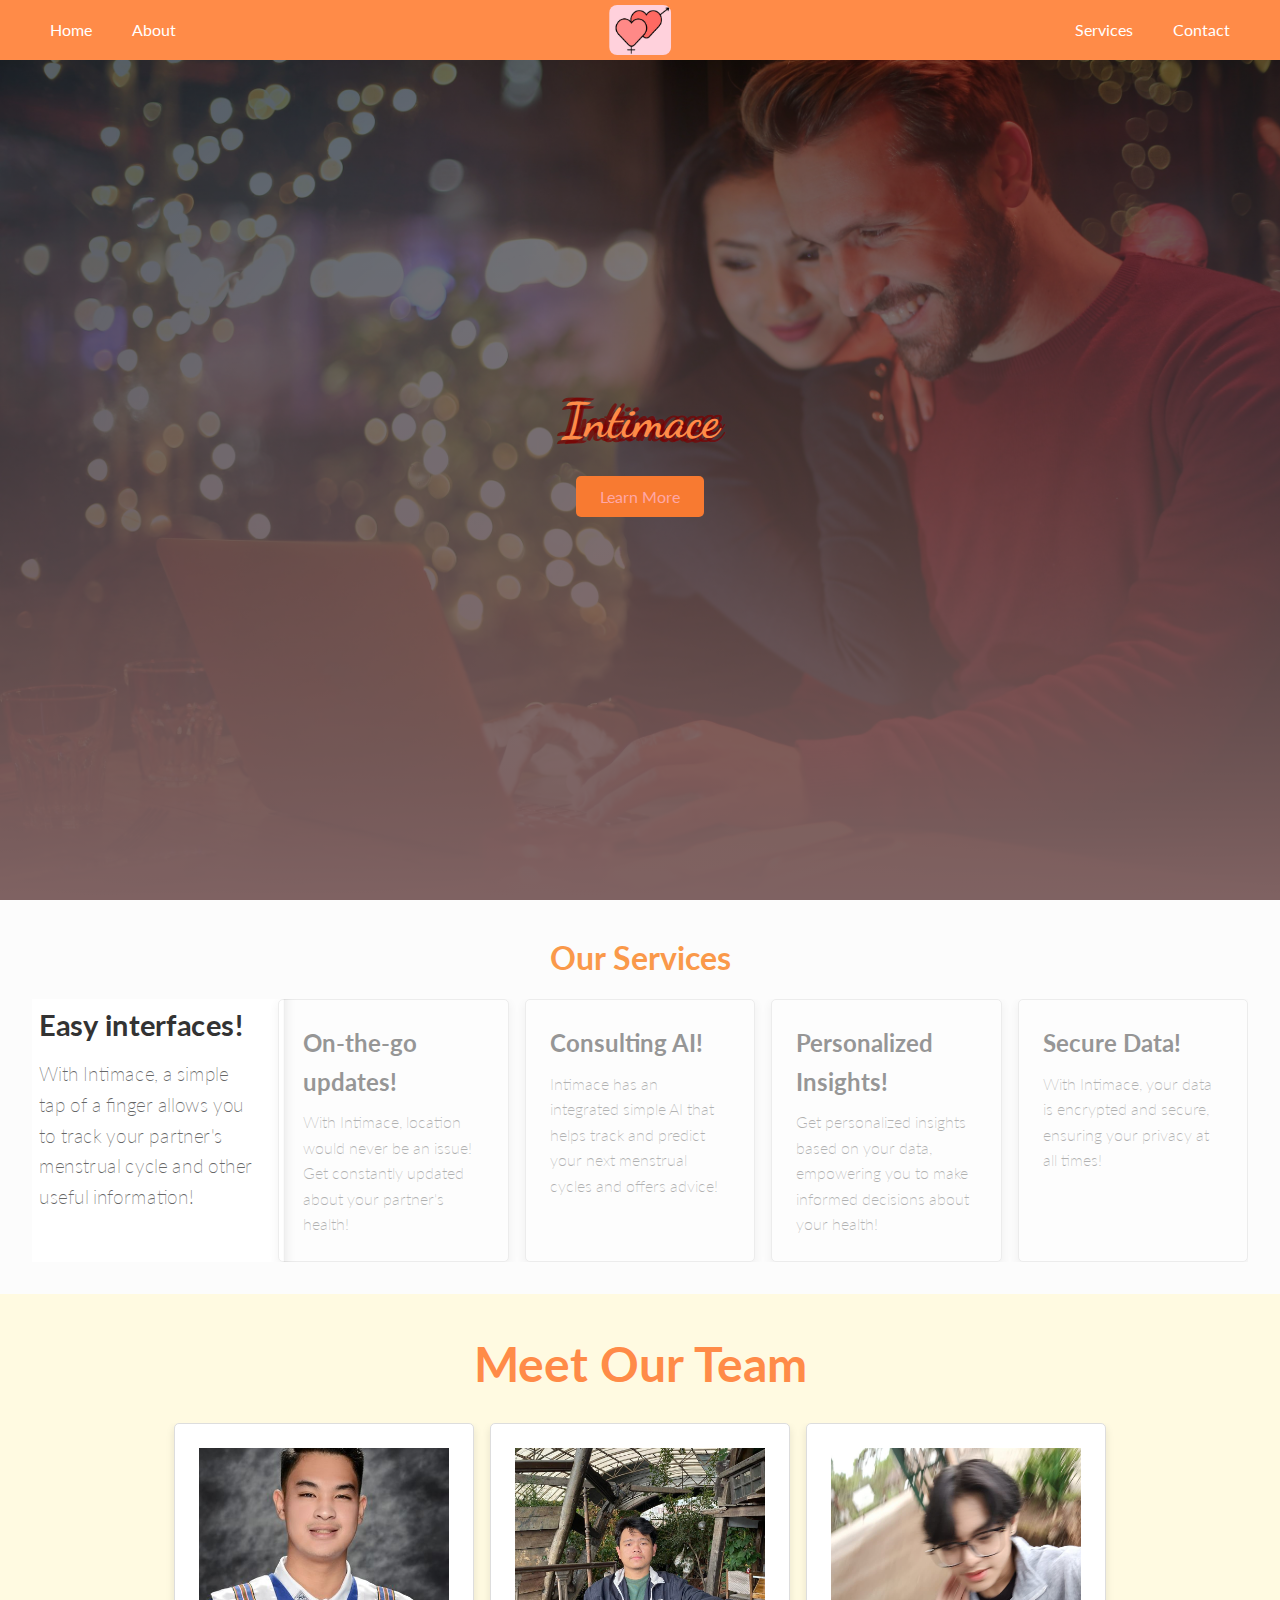
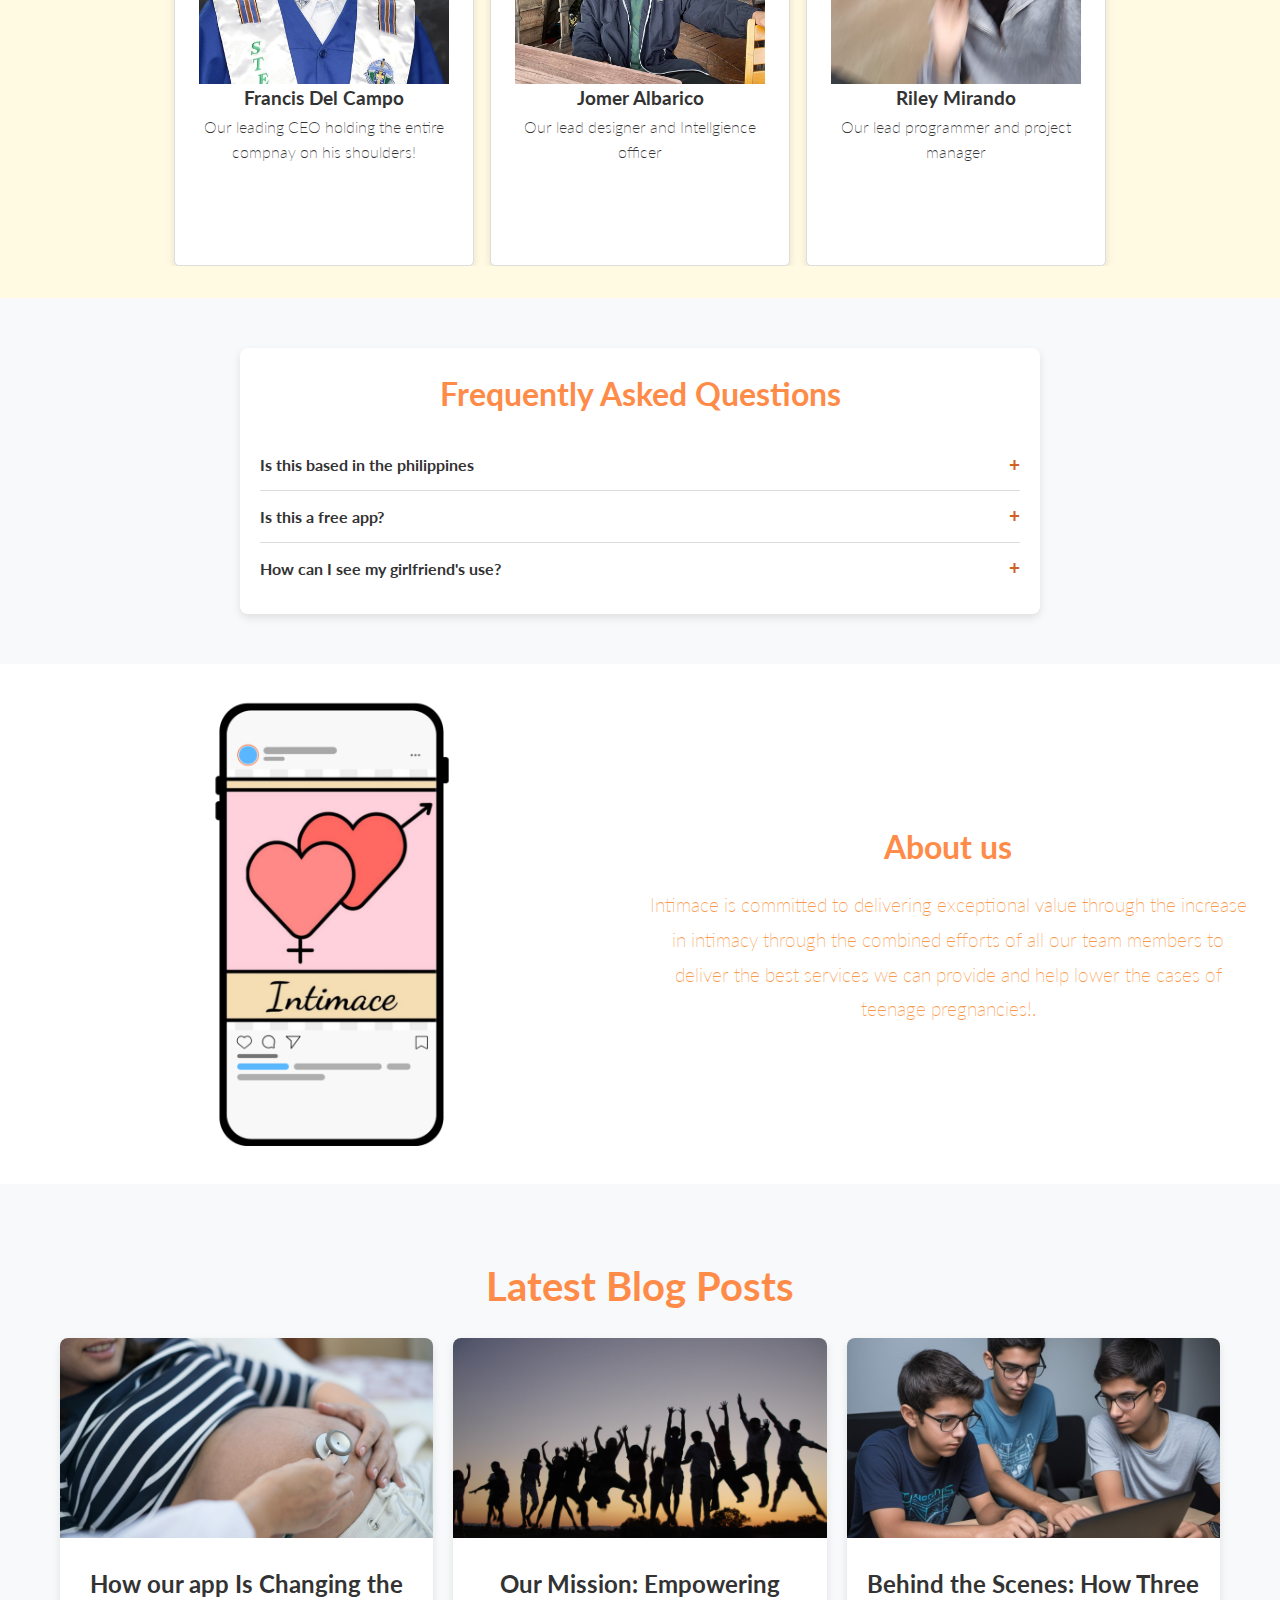
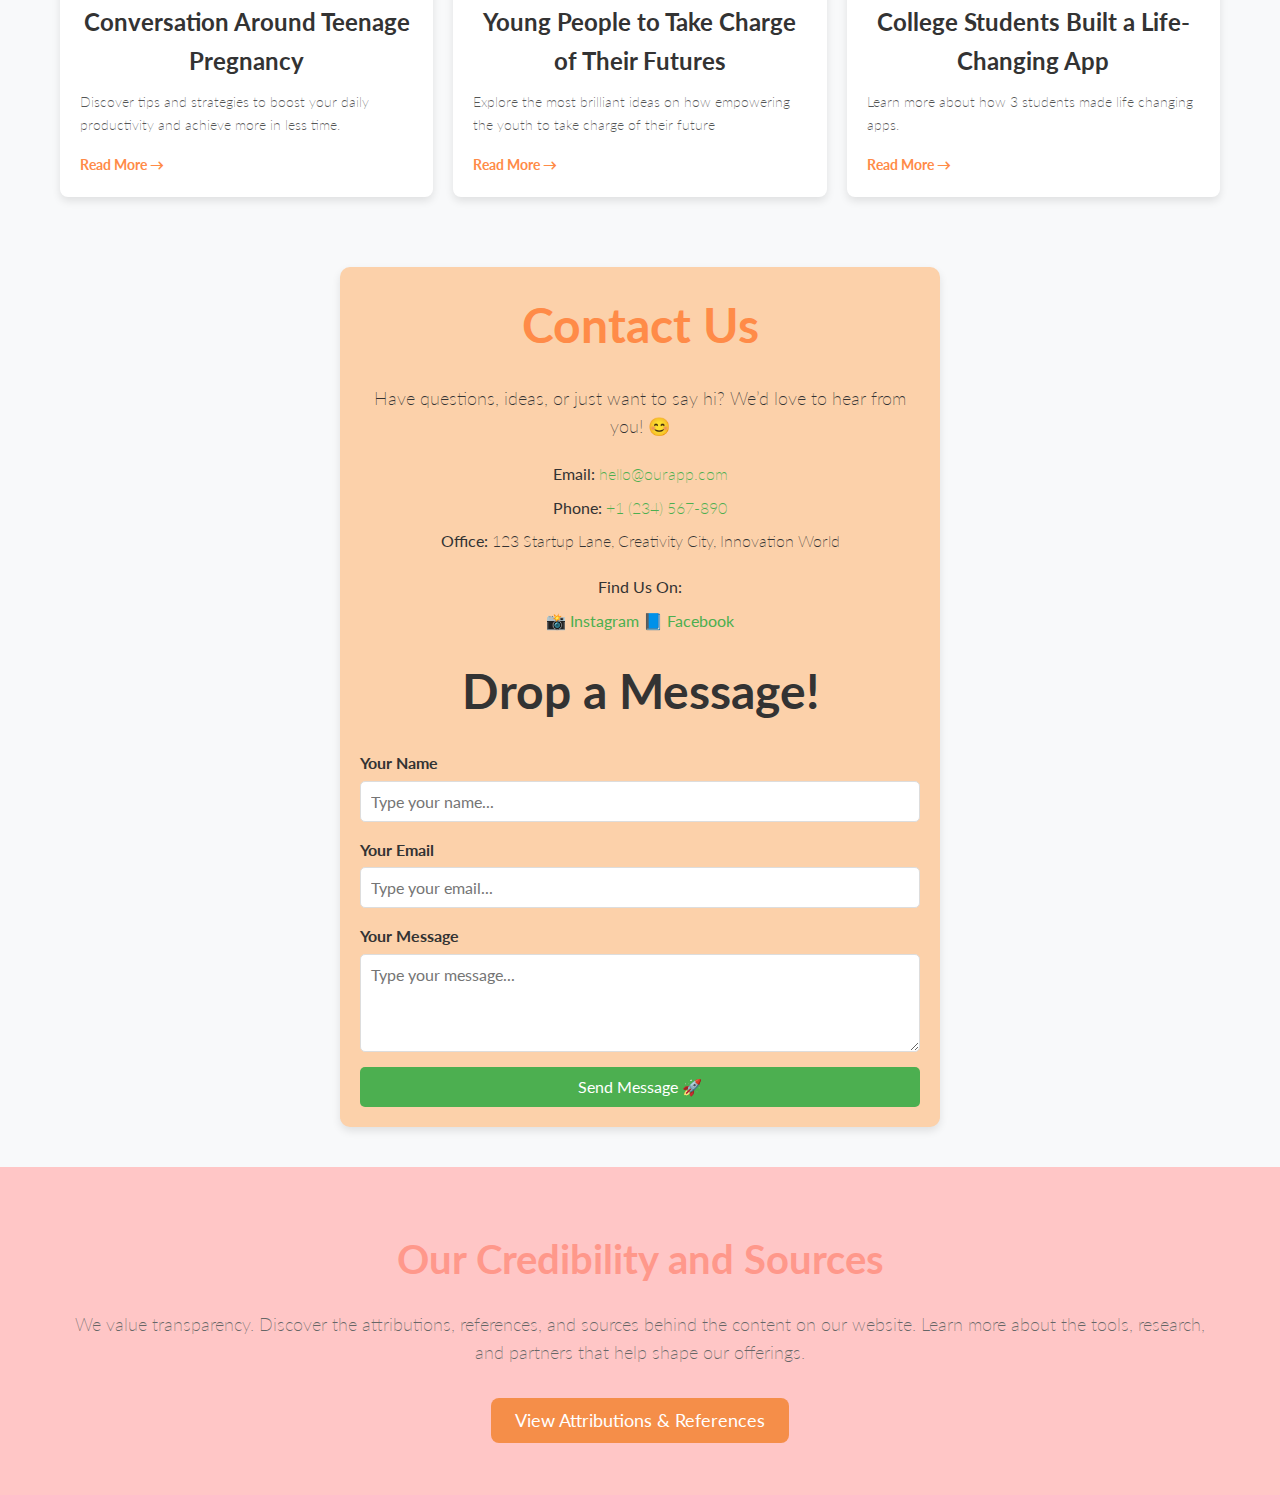
<file: index.html>
<!DOCTYPE html>
<html lang="en">
<head>
  <meta charset="UTF-8">
  <meta name="viewport" content="width=device-width, initial-scale=1.0">
  <title>Intimace</title>
  <link rel="stylesheet" href="style.css">
  <link href="https://fonts.googleapis.com/css2?family=Dancing+Script&display=swap" rel="stylesheet">
  <link href="https://fonts.googleapis.com/css2?family=Lato:wght@400;700&display=swap" rel="stylesheet">
</head>
<body>
  <nav class="navbar">
    <div>
    <ul class="nav-links">
      <li><a href="#home">Home</a></li>
      <li><a href="#about">About</a></li>
    </ul>
    </div>
    <img src="LogosBetter.PNG" alt="Logo" class="logo">
  <div>
    <ul class = "nav-links">
      <li><a href="#services">Services</a></li>
      <li><a href="#contact">Contact</a></li>
      </ul>
    </div>
  </nav>
  <header class="header">
    <div class="overlay">
      <h1>Intimace</h1>
      <button onclick="scrollToAbout()">Learn More</button>
    </div>
  </header>

  <main>
    <section class="services" id="services">
      <h2>Our Services</h2>
      <div class="service-cards">
        <div class="card active">
          <h3>Easy interfaces!</h3>
          <p>With Intimace, a simple tap of a finger allows you to track your partner's menstrual cycle and other useful information!</p>
        </div>
        <div class="card">
          <h3>On-the-go updates!</h3>
          <p>With Intimace, location would never be an issue! Get constantly updated about your partner's health!</p>
        </div>
        <div class="card">
          <h3>Consulting AI!</h3>
          <p>Intimace has an integrated simple AI that helps track and predict your next menstrual cycles and offers advice!</p>
        </div>
        <div class="card">
          <h3>Personalized Insights!</h3>
          <p>Get personalized insights based on your data, empowering you to make informed decisions about your health!</p>
        </div>
        <div class="card">
          <h3>Secure Data!</h3>
          <p>With Intimace, your data is encrypted and secure, ensuring your privacy at all times!</p>
        </div>
      </div>
    </section>
    <section class = "MeetTheTeam">
      <h2>Meet Our Team</h2>
      <div class="service-cards">
        <div class="cardTEA">
          <img src="Francis.jpg" alt="" class = "card-image">
          <h3>Francis Del Campo</h3>
          <p>Our leading CEO holding the entire compnay on his shoulders!</p>
        </div>
        <div class="cardTEA">
          <img src="JomerAlbarico.jpg" alt="" class = "card-image">
          <h3>Jomer Albarico</h3>
          <p>Our lead designer and Intellgience officer</p>
        </div>
        <div class="cardTEA">
          <img src="RileyM.jpg" alt="" class = "card-image">
          <h3>Riley Mirando</h3>
          <p>Our lead programmer and project manager</p>
        </div>
      </div>
      </section>
      <section>
        <div class="faq-container">
          <h1 class="faq-title">Frequently Asked Questions</h1>
          <div class="faq-item">
            <div class="faq-question">Is this based in the philippines</div>
            <div class="faq-answer">This is a software based on availability through the google app store for the entire globe.</div>
          </div>
          <div class="faq-item">
            <div class="faq-question">Is this a free app?</div>
            <div class="faq-answer">Yes, this is a free app.</div>
          </div>
          <div class="faq-item">
            <div class="faq-question">How can I see my girlfriend's use?</div>
            <div class="faq-answer">You can track your girlfriends schedule through the partner section</div>
          </div>
        </section>
        <section>
          <section>
            <div id = "about" class = "about ">
              <div style=" align-self: right;">
              <img src="PHone.png" alt = "">
              </div>
              <div class = "about-IT">
            <h2>About us</h2>
            <p>
              Intimace is committed to delivering exceptional value through the increase in intimacy through the combined efforts of all our team members to deliver the best services we can provide and help lower the cases of teenage pregnancies!.
            </p>
            </div>
            </div>
          </section>
          <div class="blog-container">
            <h1 class="blog-title">Latest Blog Posts</h1>
            <div class="blog-grid">
              <!-- Blog Card 1 -->
              <div class="blog-card">
                <img src="teen-pregnancies-header.jpg" alt="Blog Image">
                <div class="blog-content">
                  <h2 class="blog-title-small">How our app Is Changing the Conversation
                    Around Teenage Pregnancy</h2>
                  <p class="blog-description">Discover tips and strategies to boost your daily productivity and achieve more in less time.</p>
                  <a href="BlogPost1.html" class="read-more">Read More →</a>
                </div>
              </div>
              <!-- Blog Card 2 -->
              <div class="blog-card">
                <img src="gratitude.jpg" alt="Blog Image">
                <div class="blog-content">
                  <h2 class="blog-title-small">Our Mission: Empowering Young People to Take Charge of Their Futures</h2>
                  <p class="blog-description">Explore the most brilliant ideas on how empowering the youth to take charge of their future</p>
                  <a href="BlogPost2.html" class="read-more">Read More →</a>
                </div>
              </div>
              <!-- Blog Card 3 -->
              <div class="blog-card">
                <img src="42267f1e-81df-4141-b5eb-f46d05f74763.jpg" alt="Blog Image">
                <div class="blog-content">
                  <h2 class="blog-title-small">Behind the Scenes: How Three College Students Built a Life-Changing App</h2>
                  <p class="blog-description">Learn more about how 3 students made life changing apps.</p>
                  <a href="BlogPost3.html" class="read-more">Read More →</a>
                </div>
              </div>
            </div>
          </div>
        </section>
        <section id = "contact">
          <div class="contact-container">
            <h1>Contact Us</h1>
            <p class="intro-text">Have questions, ideas, or just want to say hi? We’d love to hear from you! 😊</p>
        
            <div class="contact-details">
              <p><strong>Email:</strong> <a href="mailto:hello@ourapp.com">hello@ourapp.com</a></p>
              <p><strong>Phone:</strong> <a href="tel:+1234567890">+1 (234) 567-890</a></p>
              <p><strong>Office:</strong> 123 Startup Lane, Creativity City, Innovation World</p>
            </div>
        
            <div class="social-links">
              <p><strong>Find Us On:</strong></p>
              <a href="" target="_blank">📸 Instagram</a>
              <a href="https://www.facebook.com/profile.php?id=61553783387547" target="_blank">📘 Facebook</a>
            </div>
        
            <form class="contact-form">
              <h2>Drop a Message!</h2>
              <label for="name">Your Name</label>
              <input type="text" id="name" name="name" placeholder="Type your name..." required>
        
              <label for="email">Your Email</label>
              <input type="email" id="email" name="email" placeholder="Type your email..." required>
        
              <label for="message">Your Message</label>
              <textarea id="message" name="message" rows="4" placeholder="Type your message..." required></textarea>
        
              <button type="submit">Send Message 🚀</button>
            </form>
        </section>
        <section id="attributions" class="landing-section">
          <div class="container">
            <h2>Our Credibility and Sources</h2>
            <p>We value transparency. Discover the attributions, references, and sources behind the content on our website. Learn more about the tools, research, and partners that help shape our offerings.</p>
            <a href="attributions.html" class="cta-button">View Attributions & References</a>
          </div>
        </section>
  </main>
  <script src = "script.js"></script>
</body>
</html>
</file>
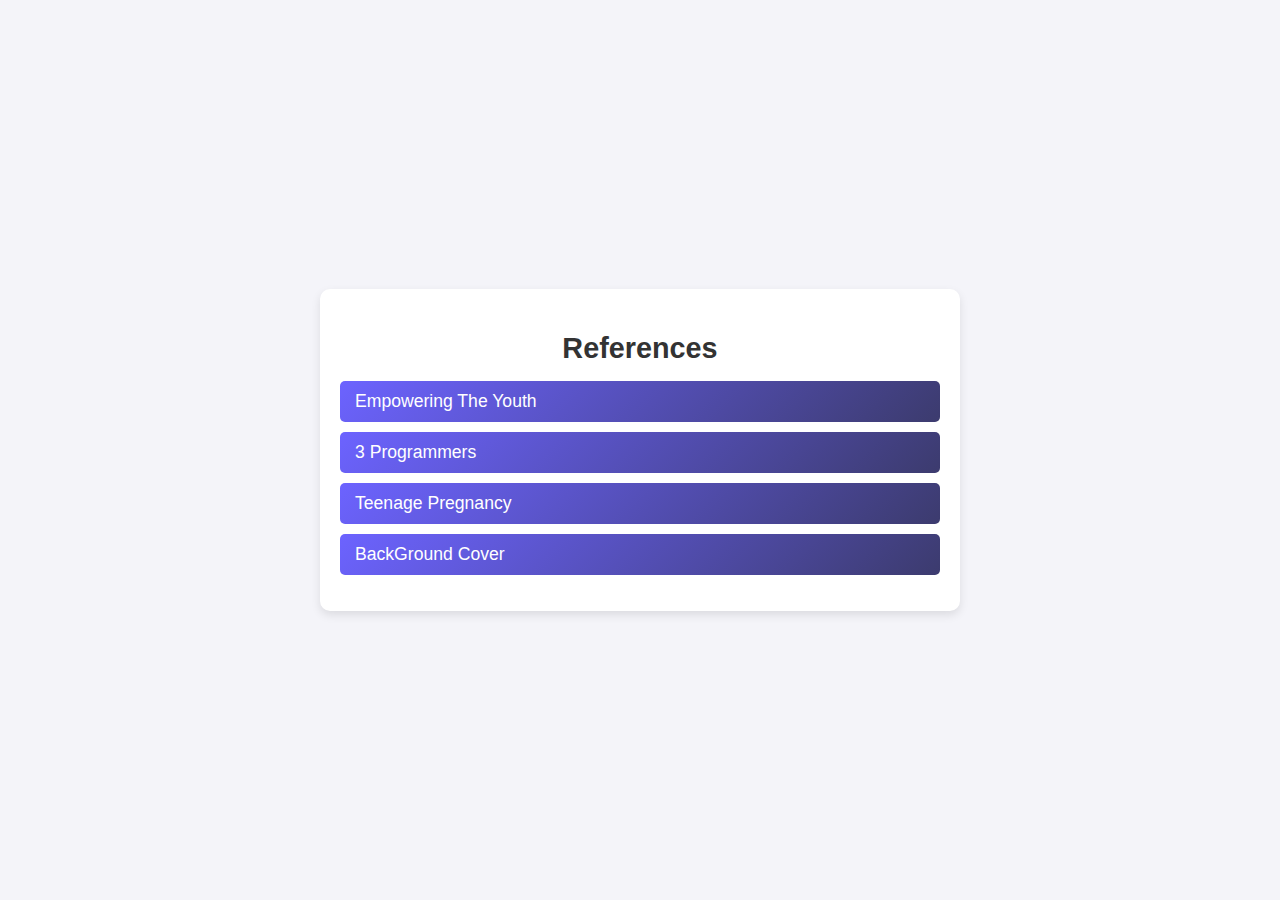
<file: attributions.html>
<!DOCTYPE html>
<html lang="en">
<head>
  <meta charset="UTF-8">
  <meta name="viewport" content="width=device-width, initial-scale=1.0">
  <title>References Section</title>
  <style>
    body {
      font-family: Arial, sans-serif;
      background-color: #f4f4f9;
      color: #333;
      margin: 0;
      padding: 0;
      display: flex;
      justify-content: center;
      align-items: center;
      height: 100vh;
    }

    .references-container {
      background: #fff;
      border-radius: 10px;
      box-shadow: 0 4px 10px rgba(0, 0, 0, 0.1);
      padding: 20px;
      max-width: 600px;
      width: 90%;
      overflow: hidden;
    }

    .references-container h2 {
      font-size: 1.8em;
      text-align: center;
      color: #333;
      margin-bottom: 15px;
      animation: fadeIn 1s ease-in-out;
    }

    .references-list {
      list-style: none;
      padding: 0;
    }

    .references-list li {
      background: linear-gradient(135deg, #6c63ff, #3c3b6e);
      color: #fff;
      padding: 10px 15px;
      margin: 10px 0;
      border-radius: 5px;
      font-size: 1.1em;
      cursor: pointer;
      transition: transform 0.3s ease, box-shadow 0.3s ease;
      animation: slideIn 0.5s ease-in-out forwards;
    }

    .references-list li:hover {
      transform: scale(1.05);
      box-shadow: 0 6px 15px rgba(0, 0, 0, 0.2);
    }

    /* Animations */
    @keyframes fadeIn {
      from {
        opacity: 0;
      }
      to {
        opacity: 1;
      }
    }

    @keyframes slideIn {
      from {
        transform: translateY(20px);
        opacity: 0;
      }
      to {
        transform: translateY(0);
        opacity: 1;
      }
    }

    footer {
      text-align: center;
      font-size: 0.9em;
      color: #aaa;
      margin-top: 10px;
    }

    footer a {
      color: #6c63ff;
      text-decoration: none;
    }

    footer a:hover {
      text-decoration: underline;
    }
  </style>
</head>
<body>
  <div class="references-container">
    <h2>References</h2>
    <ul class="references-list">
      <li><a href="https://www.voicesofyouth.org/blog/youth-empowerment-better-society" target="_blank" style="color: inherit; text-decoration: none;">Empowering The Youth</a></li>
      <li><a href="https://stablediffusionweb.com/image/6942942-young-programmers-weaving-a-successful-future-as-engineers" target="_blank" style="color: inherit; text-decoration: none;">3 Programmers</a></li>
      <li><a href="https://www.utsouthwestern.edu/newsroom/articles/year-2023/february-young-pregnant-adolescents.html" target="_blank" style="color: inherit; text-decoration: none;">Teenage Pregnancy</a></li>
      <li><a href="https://sacredair.com/media/" target="_blank" style="color: inherit; text-decoration: none;">BackGround Cover</a></li>
    </ul>
  </div>
</body>
</html>
</file>
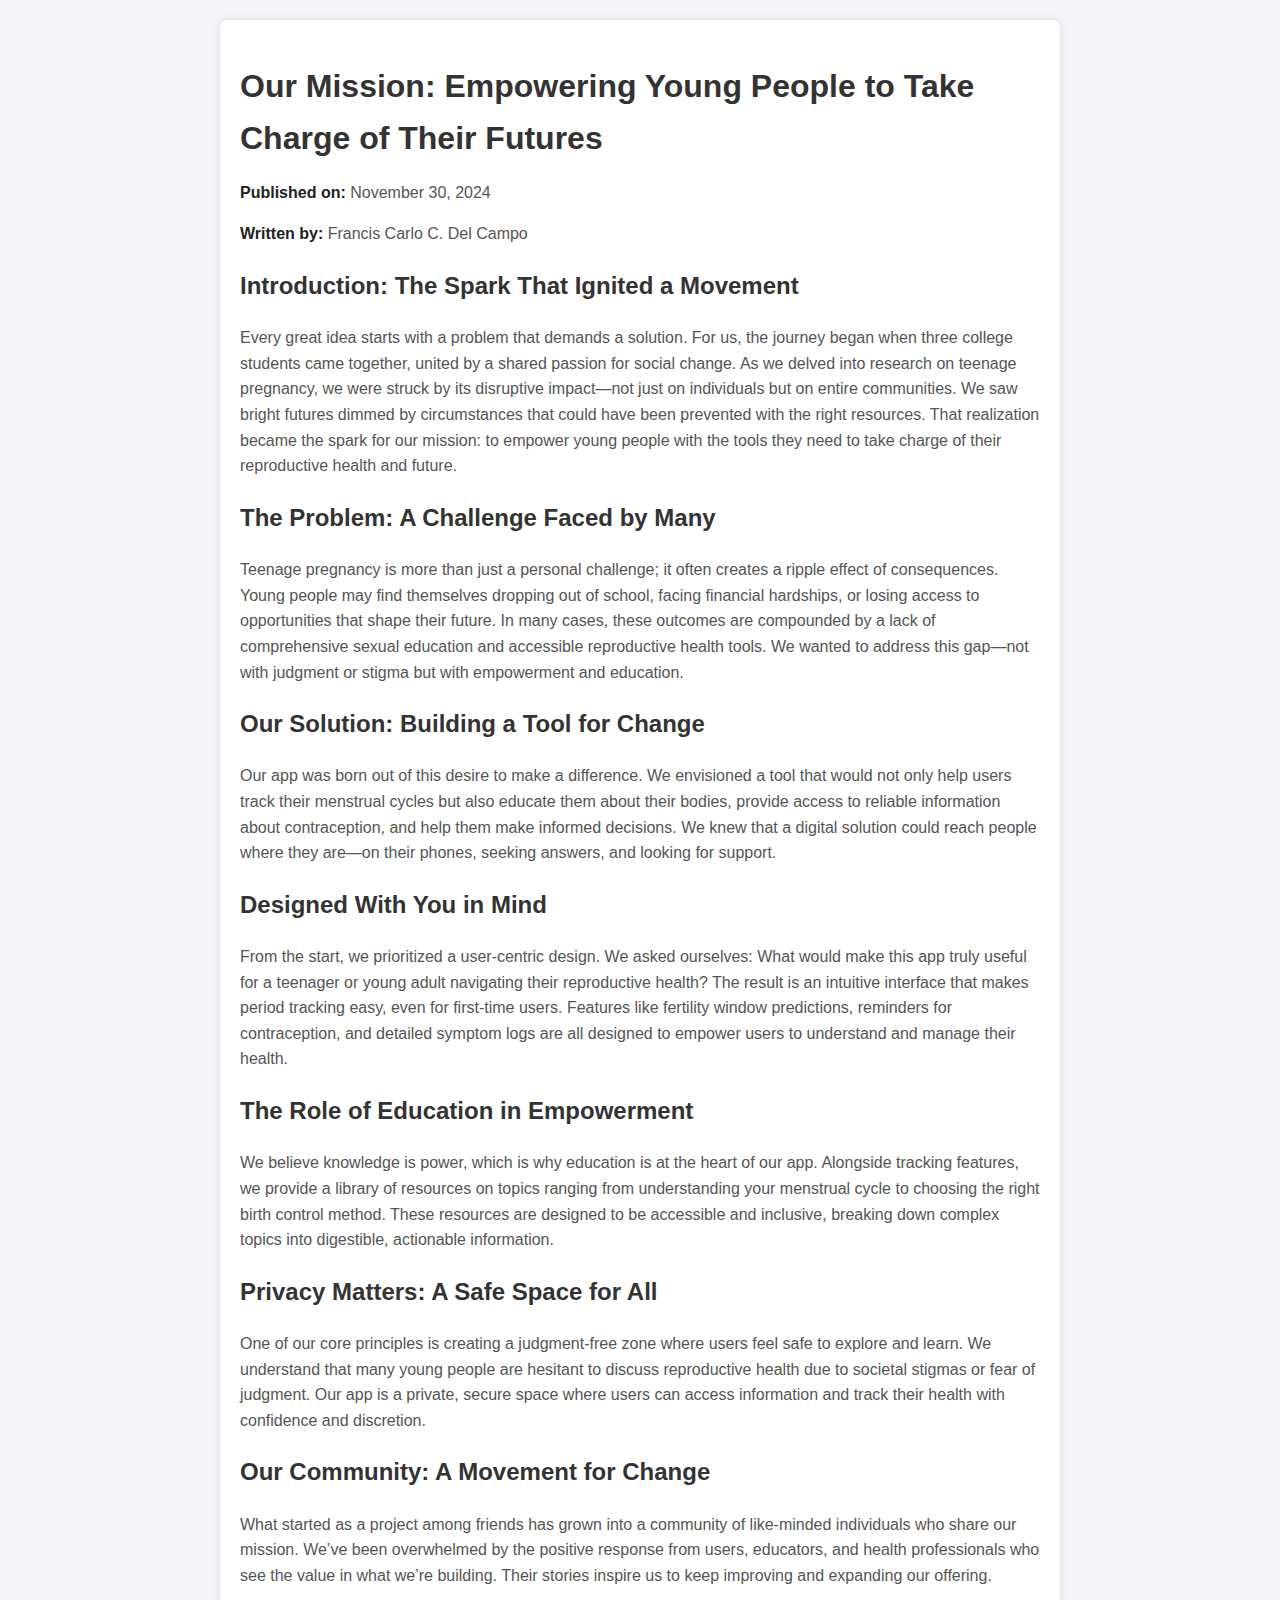
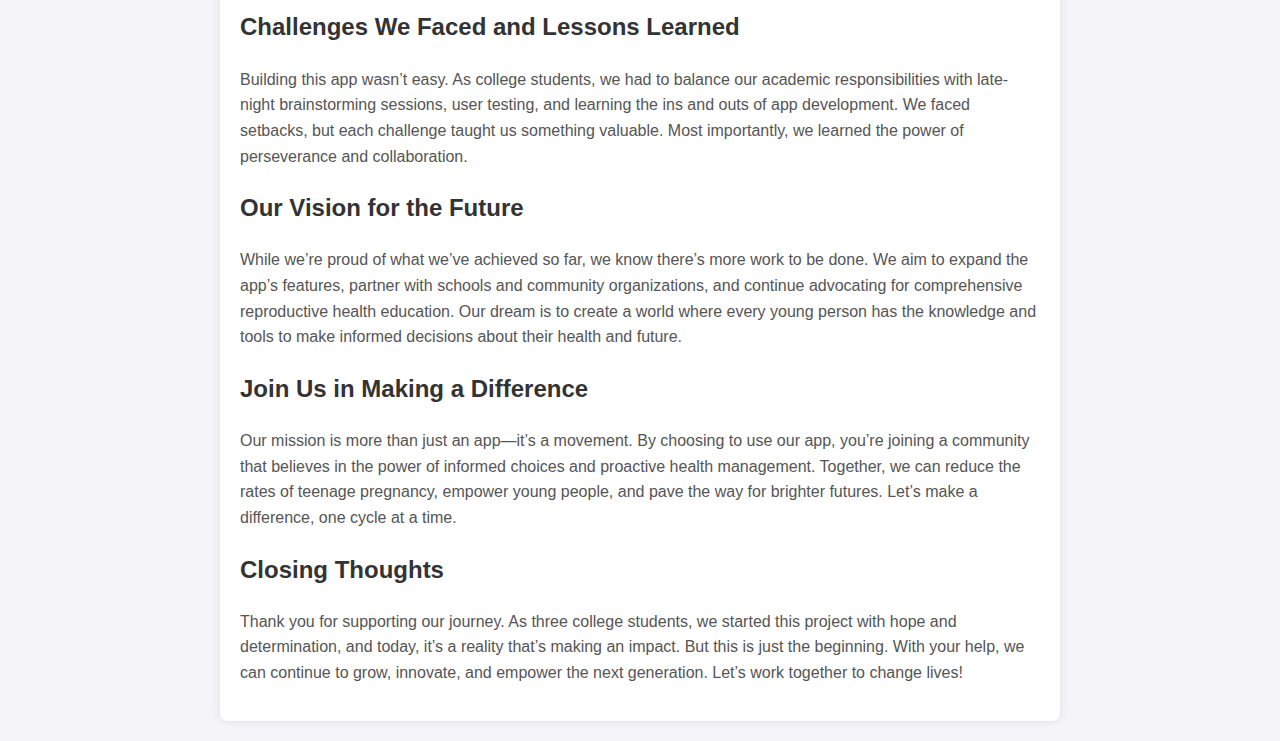
<file: BlogPost2.html>
<!DOCTYPE html>
<html lang="en">
<head>
    <meta charset="UTF-8">
    <meta name="viewport" content="width=device-width, initial-scale=1.0">
    <title>Our Mission: Empowering Young People</title>
    <style>
        body {
            font-family: 'Lato', sans-serif;
            line-height: 1.6;
            background-color: #f4f4f9;
            margin: 0;
            padding: 0;
        }
        .container {
            max-width: 800px;
            margin: 20px auto;
            background: #fff;
            padding: 20px;
            border-radius: 8px;
            box-shadow: 0 0 10px rgba(0, 0, 0, 0.1);
        }
        h1, h2 {
            color: #333;
        }
        h1 {
            font-size: 2em;
            margin-bottom: 10px;
        }
        h2 {
            margin-top: 20px;
            font-size: 1.5em;
        }
        p {
            margin-bottom: 15px;
            color: #555;
        }
        strong {
            color: #222;
        }
    </style>
</head>
<body>
    <div class="container">
        <h1>Our Mission: Empowering Young People to Take Charge of Their Futures</h1>
        <p><strong>Published on:</strong> November 30, 2024</p>
        <p><strong>Written by:</strong> Francis Carlo C. Del Campo</p>
        
        <h2>Introduction: The Spark That Ignited a Movement</h2>
        <p>
            Every great idea starts with a problem that demands a solution. For us, 
            the journey began when three college students came together, united by a 
            shared passion for social change. As we delved into research on teenage 
            pregnancy, we were struck by its disruptive impact—not just on individuals but 
            on entire communities. We saw bright futures dimmed by circumstances that 
            could have been prevented with the right resources. That realization became the 
            spark for our mission: to empower young people with the tools they need to 
            take charge of their reproductive health and future.
        </p>
        
        <h2>The Problem: A Challenge Faced by Many</h2>
        <p>
            Teenage pregnancy is more than just a personal challenge; it often creates 
            a ripple effect of consequences. Young people may find themselves dropping 
            out of school, facing financial hardships, or losing access to opportunities that 
            shape their future. In many cases, these outcomes are compounded by a lack of 
            comprehensive sexual education and accessible reproductive health tools. We 
            wanted to address this gap—not with judgment or stigma but with 
            empowerment and education.
        </p>
        
        <h2>Our Solution: Building a Tool for Change</h2>
        <p>
            Our app was born out of this desire to make a difference. We envisioned a 
            tool that would not only help users track their menstrual cycles but also educate 
            them about their bodies, provide access to reliable information about 
            contraception, and help them make informed decisions. We knew that a digital 
            solution could reach people where they are—on their phones, seeking answers, 
            and looking for support.
        </p>
        
        <h2>Designed With You in Mind</h2>
        <p>
            From the start, we prioritized a user-centric design. We asked ourselves: 
            What would make this app truly useful for a teenager or young adult navigating 
            their reproductive health? The result is an intuitive interface that makes period 
            tracking easy, even for first-time users. Features like fertility window predictions, 
            reminders for contraception, and detailed symptom logs are all designed to 
            empower users to understand and manage their health.
        </p>
        
        <h2>The Role of Education in Empowerment</h2>
        <p>
            We believe knowledge is power, which is why education is at the heart of 
            our app. Alongside tracking features, we provide a library of resources on topics 
            ranging from understanding your menstrual cycle to choosing the right birth 
            control method. These resources are designed to be accessible and inclusive, 
            breaking down complex topics into digestible, actionable information.
        </p>
        
        <h2>Privacy Matters: A Safe Space for All</h2>
        <p>
            One of our core principles is creating a judgment-free zone where users 
            feel safe to explore and learn. We understand that many young people are 
            hesitant to discuss reproductive health due to societal stigmas or fear of 
            judgment. Our app is a private, secure space where users can access 
            information and track their health with confidence and discretion.
        </p>
        
        <h2>Our Community: A Movement for Change</h2>
        <p>
            What started as a project among friends has grown into a community of 
            like-minded individuals who share our mission. We’ve been overwhelmed by the 
            positive response from users, educators, and health professionals who see the 
            value in what we’re building. Their stories inspire us to keep improving and 
            expanding our offering.
        </p>
        
        <h2>Challenges We Faced and Lessons Learned</h2>
        <p>
            Building this app wasn’t easy. As college students, we had to balance our 
            academic responsibilities with late-night brainstorming sessions, user testing, 
            and learning the ins and outs of app development. We faced setbacks, but each 
            challenge taught us something valuable. Most importantly, we learned the power 
            of perseverance and collaboration.
        </p>
        
        <h2>Our Vision for the Future</h2>
        <p>
            While we’re proud of what we’ve achieved so far, we know there’s more 
            work to be done. We aim to expand the app’s features, partner with schools and 
            community organizations, and continue advocating for comprehensive 
            reproductive health education. Our dream is to create a world where every 
            young person has the knowledge and tools to make informed decisions about 
            their health and future.
        </p>
        
        <h2>Join Us in Making a Difference</h2>
        <p>
            Our mission is more than just an app—it’s a movement. By choosing to 
            use our app, you’re joining a community that believes in the power of informed 
            choices and proactive health management. Together, we can reduce the rates of 
            teenage pregnancy, empower young people, and pave the way for brighter 
            futures. Let’s make a difference, one cycle at a time.
        </p>
        
        <h2>Closing Thoughts</h2>
        <p>
            Thank you for supporting our journey. As three college students, we 
            started this project with hope and determination, and today, it’s a reality that’s 
            making an impact. But this is just the beginning. With your help, we can 
            continue to grow, innovate, and empower the next generation. Let’s work 
            together to change lives!
        </p>
    </div>
</body>
</html>
</file>
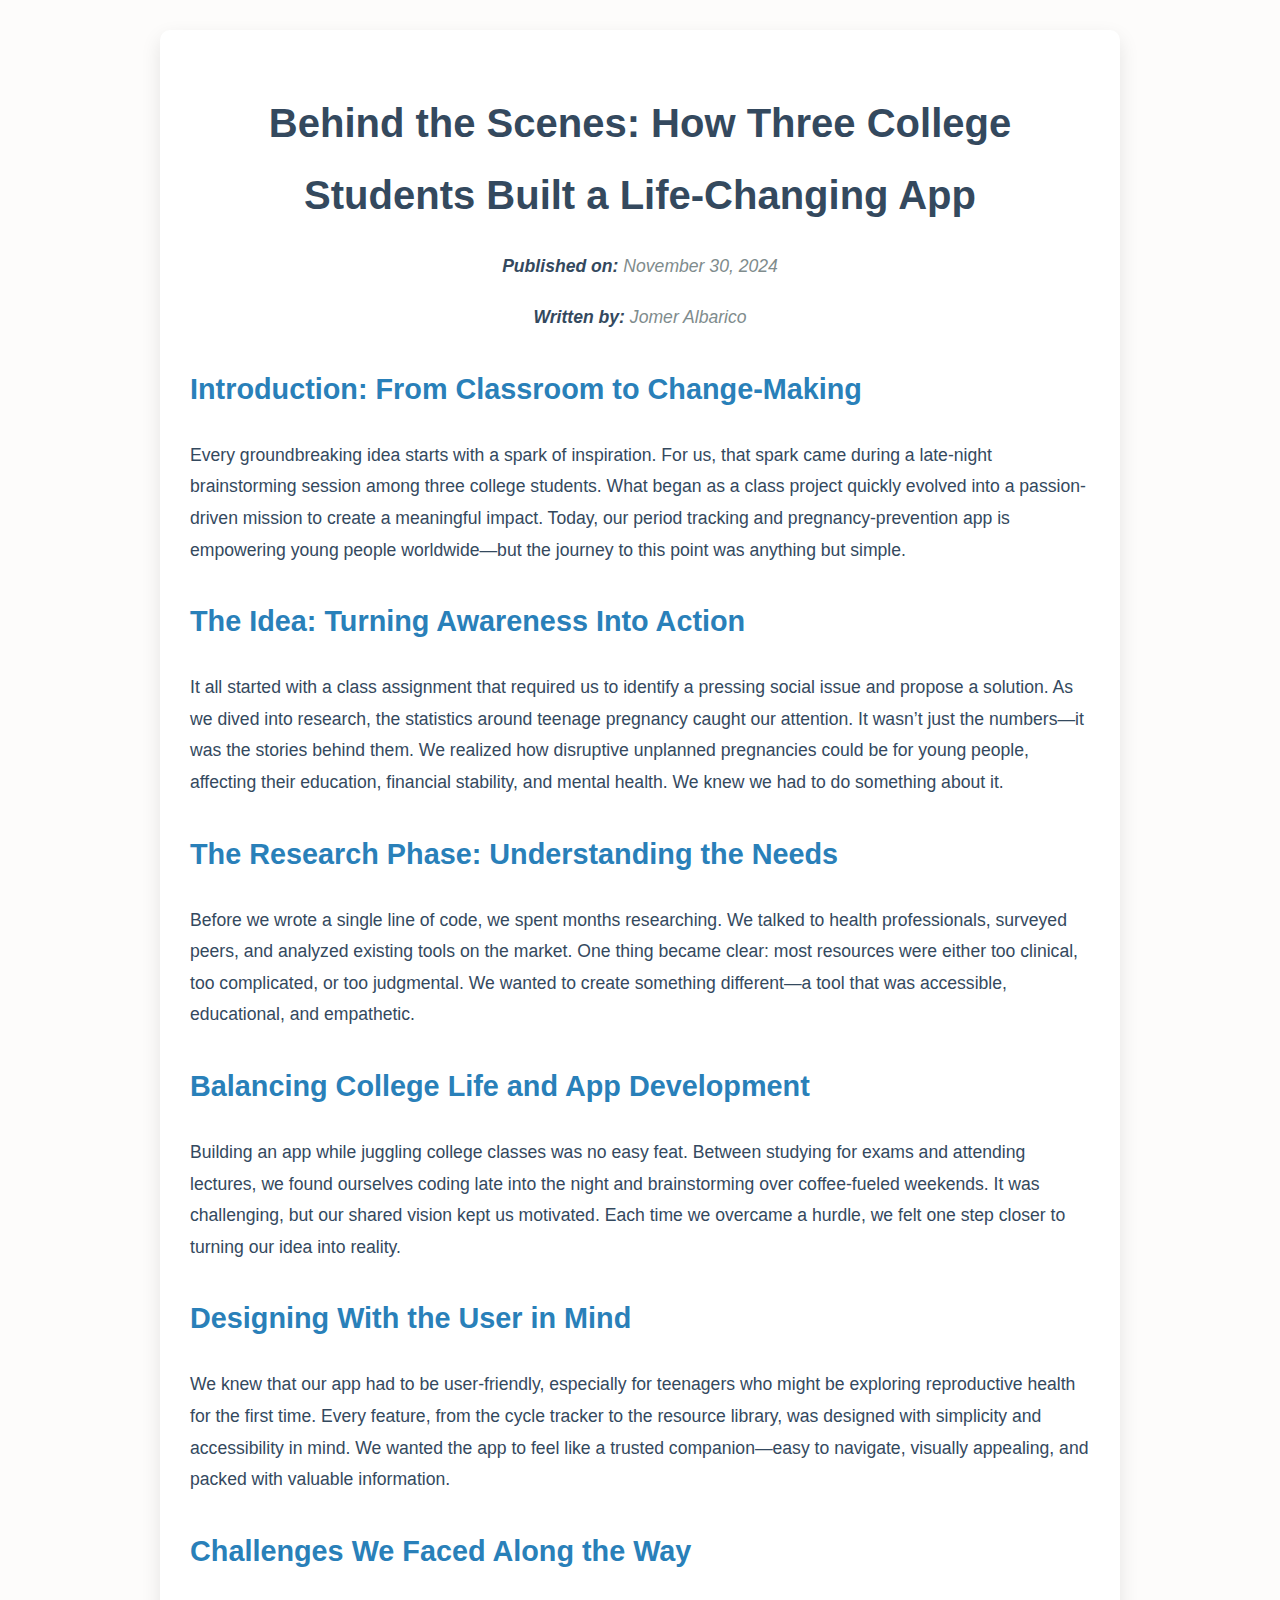
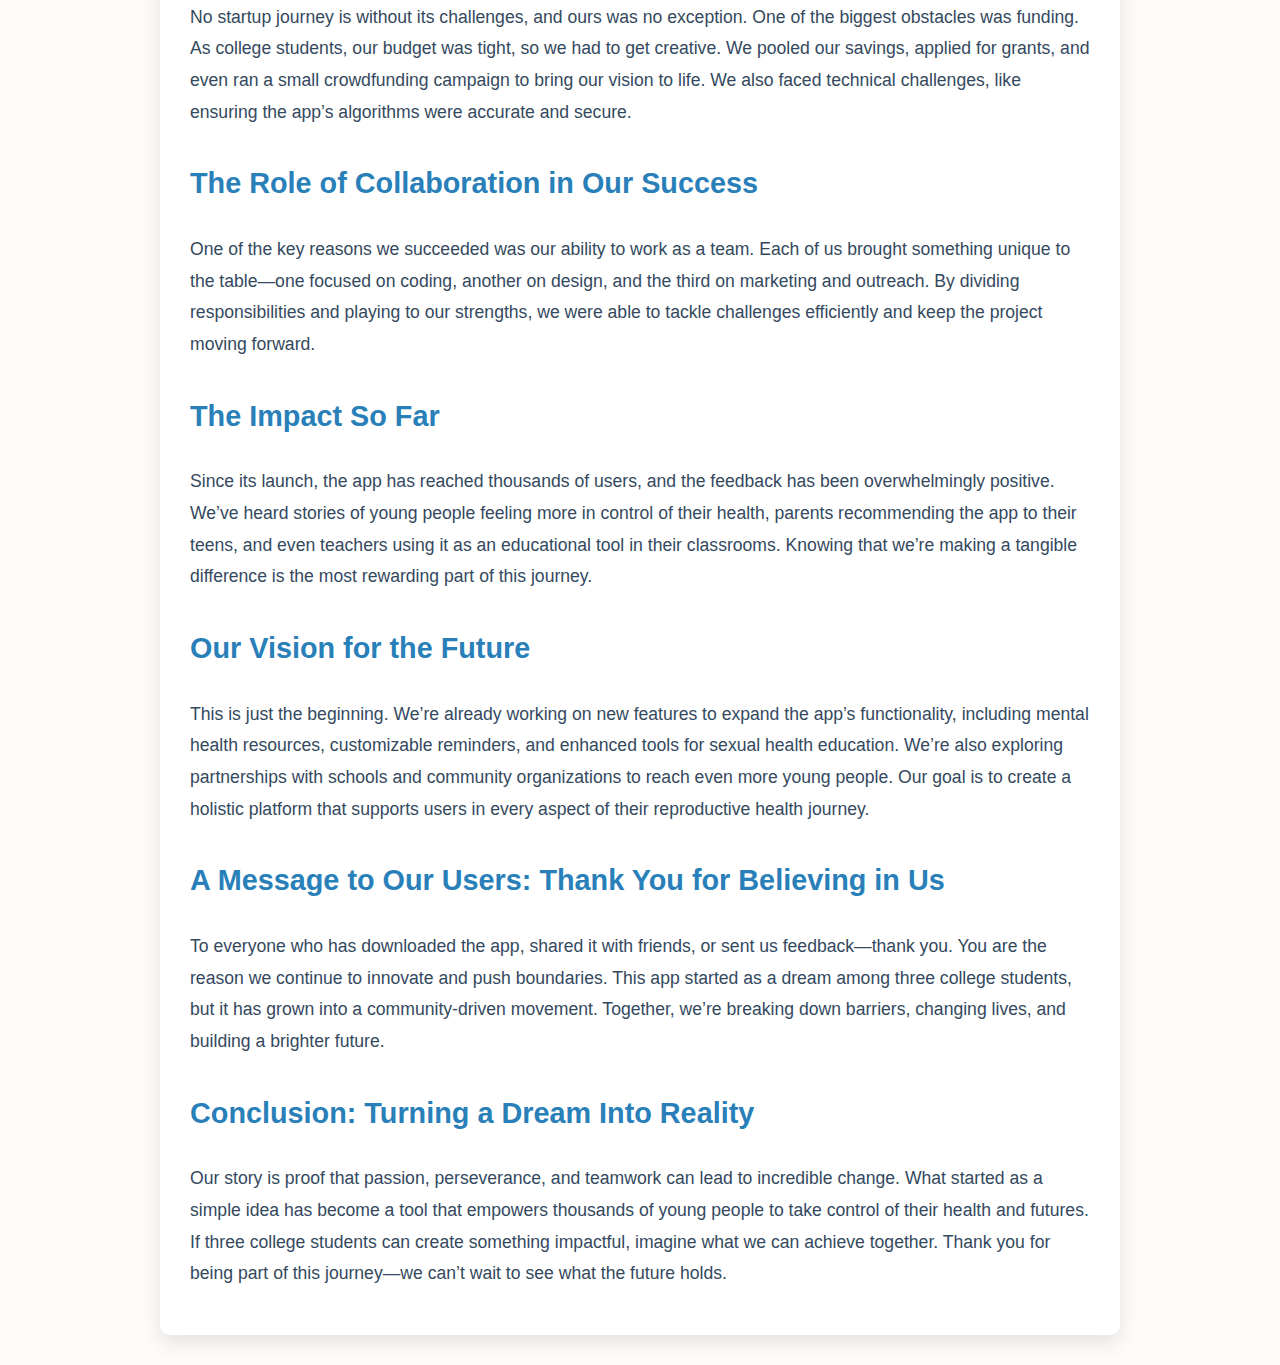
<file: BlogPost3.html>
<!DOCTYPE html>
<html lang="en">
<head>
    <meta charset="UTF-8">
    <meta name="viewport" content="width=device-width, initial-scale=1.0">
    <title>Behind the Scenes: How Three College Students Built a Life-Changing App</title>
    <style>
        body {
            font-family: 'Lato', sans-serif;
            line-height: 1.8;
            color: #2c3e50;
            background: #fdfcfb;
            margin: 0;
            padding: 0;
        }
        .container {
            max-width: 900px;
            margin: 30px auto;
            background: #ffffff;
            padding: 30px;
            border-radius: 10px;
            box-shadow: 0 8px 20px rgba(0, 0, 0, 0.1);
        }
        h1 {
            font-size: 2.5em;
            color: #34495e;
            text-align: center;
            margin-bottom: 20px;
        }
        h2 {
            font-size: 1.8em;
            color: #2980b9;
            margin-top: 30px;
        }
        p {
            margin: 15px 0;
            font-size: 1.1em;
            color: #34495e;
        }
        .meta {
            font-style: italic;
            color: #7f8c8d;
            margin-bottom: 20px;
            text-align: center;
        }
        blockquote {
            margin: 20px 0;
            padding: 15px 20px;
            background: #ecf0f1;
            border-left: 5px solid #2980b9;
            font-style: italic;
            color: #2c3e50;
        }
        blockquote p {
            margin: 0;
        }
        strong {
            color: #34495e;
        }
    </style>
</head>
<body>
    <div class="container">
        <h1>Behind the Scenes: How Three College Students Built a Life-Changing App</h1>
        <p class="meta"><strong>Published on:</strong> November 30, 2024</p>
        <p class="meta"><strong>Written by:</strong> Jomer Albarico</p>

        <h2>Introduction: From Classroom to Change-Making</h2>
        <p>
            Every groundbreaking idea starts with a spark of inspiration. For us, that spark came during 
            a late-night brainstorming session among three college students. What began as a class project 
            quickly evolved into a passion-driven mission to create a meaningful impact. Today, our period tracking 
            and pregnancy-prevention app is empowering young people worldwide—but the journey to this point was anything but simple.
        </p>

        <h2>The Idea: Turning Awareness Into Action</h2>
        <p>
            It all started with a class assignment that required us to identify a pressing social issue and propose a solution. 
            As we dived into research, the statistics around teenage pregnancy caught our attention. It wasn’t just the numbers—it 
            was the stories behind them. We realized how disruptive unplanned pregnancies could be for young people, affecting 
            their education, financial stability, and mental health. We knew we had to do something about it.
        </p>

        <h2>The Research Phase: Understanding the Needs</h2>
        <p>
            Before we wrote a single line of code, we spent months researching. We talked to health professionals, 
            surveyed peers, and analyzed existing tools on the market. One thing became clear: most resources were either too clinical, 
            too complicated, or too judgmental. We wanted to create something different—a tool that was accessible, educational, and empathetic.
        </p>

        <h2>Balancing College Life and App Development</h2>
        <p>
            Building an app while juggling college classes was no easy feat. Between studying for exams and attending lectures, 
            we found ourselves coding late into the night and brainstorming over coffee-fueled weekends. It was challenging, 
            but our shared vision kept us motivated. Each time we overcame a hurdle, we felt one step closer to turning our idea into reality.
        </p>

        <h2>Designing With the User in Mind</h2>
        <p>
            We knew that our app had to be user-friendly, especially for teenagers who might be exploring reproductive health for the first time. 
            Every feature, from the cycle tracker to the resource library, was designed with simplicity and accessibility in mind. 
            We wanted the app to feel like a trusted companion—easy to navigate, visually appealing, and packed with valuable information.
        </p>

        <h2>Challenges We Faced Along the Way</h2>
        <p>
            No startup journey is without its challenges, and ours was no exception. One of the biggest obstacles was funding. As college students, 
            our budget was tight, so we had to get creative. We pooled our savings, applied for grants, and even ran a small crowdfunding campaign 
            to bring our vision to life. We also faced technical challenges, like ensuring the app’s algorithms were accurate and secure.
        </p>

        <h2>The Role of Collaboration in Our Success</h2>
        <p>
            One of the key reasons we succeeded was our ability to work as a team. Each of us brought something unique to the table—one focused on coding, 
            another on design, and the third on marketing and outreach. By dividing responsibilities and playing to our strengths, we were able 
            to tackle challenges efficiently and keep the project moving forward.
        </p>

        <h2>The Impact So Far</h2>
        <p>
            Since its launch, the app has reached thousands of users, and the feedback has been overwhelmingly positive. 
            We’ve heard stories of young people feeling more in control of their health, parents recommending the app to their teens, 
            and even teachers using it as an educational tool in their classrooms. Knowing that we’re making a tangible difference 
            is the most rewarding part of this journey.
        </p>

        <h2>Our Vision for the Future</h2>
        <p>
            This is just the beginning. We’re already working on new features to expand the app’s functionality, 
            including mental health resources, customizable reminders, and enhanced tools for sexual health education. 
            We’re also exploring partnerships with schools and community organizations to reach even more young people. 
            Our goal is to create a holistic platform that supports users in every aspect of their reproductive health journey.
        </p>

        <h2>A Message to Our Users: Thank You for Believing in Us</h2>
        <p>
            To everyone who has downloaded the app, shared it with friends, or sent us feedback—thank you. 
            You are the reason we continue to innovate and push boundaries. This app started as a dream among three college students, 
            but it has grown into a community-driven movement. Together, we’re breaking down barriers, changing lives, and building a brighter future.
        </p>

        <h2>Conclusion: Turning a Dream Into Reality</h2>
        <p>
            Our story is proof that passion, perseverance, and teamwork can lead to incredible change. 
            What started as a simple idea has become a tool that empowers thousands of young people to take control of their health and futures. 
            If three college students can create something impactful, imagine what we can achieve together. Thank you for being part of this journey—we can’t wait to see what the future holds.
        </p>
    </div>
</body>
</html>
</file>
<file: style.css>
/* General Reset */
* {
    margin: 0;
    padding: 0;
    box-sizing: border-box;
    font-family: 'Lato', sans-serif;
  }
  p
  {
    font-weight: 200;
  }
  html {
    scroll-behavior: smooth;
  }
  h1
  {
    color: #ff8b48;
    font-size: 48px;
    margin-bottom: 20px;
    text-align: center;
    font-family: 'Lato', sans-serif;
  }
  h2
  {
    color: #ff8b48;
    font-size: 48px;
    margin-bottom: 20px;
    text-align: center;
    font-family: 'Lato', sans-serif;
  }
  body {
    
    line-height: 1.6;
    color: #ff8b48;
    padding-top: 60px; /* Add padding equal to the navbar height */
  }
  /* Header */
  .header {
    background:  linear-gradient(to bottom, rgba(255, 197, 197, 0) 0%, rgb(255, 197, 197, 1) 100%), url("pexels-olly-853151.jpg");
    height: 100vh;
    background-size: cover;
    background-repeat: no-repeat;
    display: flex;
    align-items: center;
    justify-content: center;
    position: relative;
    text-align: center;
    padding: 20px;
    text-align: center;
}
  
.overlay {
  position: absolute;
  top: 0;
  left: 0;
  width: 100%;
  height: 100%;
  background-color: rgba(0, 0, 0, 0.5); /* Adjust opacity if needed */
  display: flex;
  flex-direction: column;
  justify-content: center;
  align-items: center;
  color: #fff;
  text-align: center;
}
  
  .header h1 {
    text-shadow: 
  4px 4px 0 rgba(122, 1, 1, 0.7),   
  -4px -4px 0 rgba(122, 1, 1, 0.7), 
  4px -4px 0 rgba(122, 1, 1, 0.7), 
  -4px 4px 0 rgba(122, 1, 1, 0.7);  
    font-size: 3rem;
    margin-bottom: 1rem;
    font-family: 'Dancing Script', cursive;
  }
  
  .header p {
    font-size: 1.2rem;
    margin-bottom: 2rem;
  }
  
  .header button {
    padding: 0.7rem 1.5rem;
    font-size: 1rem;
    color: #ffa7a7;
    background-color: #f87a31;
    border: none;
    border-radius: 5px;
    cursor: pointer;
    transition: background-color 0.3s ease;
  }
  
  .header button:hover {
    background-color: #0056b3;
  }
  
  /* Services Section */
  .services {
    padding: 2rem;
    text-align: center;
    background-color: #fcfcfc;
  }
  
  .services h2 {
    color:#fa994a ;
    font-size: 2rem;
    margin-bottom: 1rem;
  }
  
  .service-cards {
    display: flex;
    justify-content: space-around;
    gap: 1rem;
    margin-top: 1rem;
  }
  .services {
    padding: 2rem;
    text-align: center;
    background-color: #fcfcfc;
  }
  
  .services h2 {
    color: #fa994a;
    font-size: 2rem;
    margin-bottom: 1rem;
  }
  
  .service-cards {
    display: flex;
    justify-content: center;
    gap: 1rem;
    overflow: hidden;
    position: relative;
  }
  
  .card {
    flex: 0 0 25%;
    background-color: #fff;
    box-shadow: 0 4px 6px rgba(0, 0, 0, 0.1);
    padding: 1rem;
    border-radius: 0.5rem;
    transition: transform 0.3s, box-shadow 0.3s;
    text-align: left;
    opacity: 0.5;
  }
  
  .card h3 {
    font-size: 1.2rem;
    color: #333;
  }
  
  .card p {
    font-size: 1rem;
    color: #666;
  }
  
  .card.active {
    transform: scale(1.2);
    box-shadow: 0 6px 10px rgba(0, 0, 0, 0.2);
    opacity: 1;
  }
  
  .card:not(.active) {
    opacity: 0.5;
  }
  
  .card {
    background: #fff;
    padding: 1.5rem;
    border: 1px solid #ddd;
    border-radius: 5px;
    box-shadow: 0 4px 8px rgba(0, 0, 0, 0.1);
    flex: 1;
    max-width: 300px;
    overflow: hidden;
    display: flex;
    flex-direction: column;
  }
  .cardTEA {
    background: #fff;
    padding: 1.5rem;
    border: 1px solid #ddd;
    border-radius: 5px;
    box-shadow: 0 4px 8px rgba(0, 0, 0, 0.1);
    flex: 1;
    max-width: 300px;
    overflow: hidden;
    display: flex;
    flex-direction: column;
  }
  .card-image {
    width: 100%;
    height: 60%; /* Adjust to control the image's proportion in the card */
    object-fit: cover; /* Ensures the image scales down and fills the space without distorting */
  }
  .card h3 {
    margin-bottom: 0.5rem;
    font-size: 1.5rem;
  }
  
  .card p {
    font-size: 1rem;
    color: #666;
  }
  
  /* About Section */
  .about {
    align-items: center;
    display: grid;
    grid-template-columns: repeat(2, 1fr);
    gap: 1rem;
    padding: 2rem;
    background: #ffffff;
    color: #fa994a;
    text-align: center;
  }
  .about-It
  {
    grid-column: -2 / -1;

  }
  .about img 
  {
    height: 450px;
    width: 250px;
    object-fit: cover;
  }
  
  .about h2 {
    font-size: 2rem;
    margin-bottom: 1rem;
  }
  
  .about p {
    font-size: 1.2rem;
    line-height: 1.8;
  }
  /* Navbar Styling */
.navbar {
    display: flex;
    justify-content: space-between;
    align-items: center;
    background-color: #ff8b48;
    padding: 10px 40px;
    height: 60px;
    color: #fff;
    position: fixed; /* Make it fixed at the top */
    top: 0;          /* Align to the top */
    left: 0;         /* Stretch from the left */
    right: 0;        /* Stretch to the right */
    z-index: 1000;   /* Ensure it stays above other elements */
  }
  
  /* To prevent the content below the navbar from being hidden */

  .faq-container {
    max-width: 800px;
    margin: 50px auto;
    padding: 20px;
    background: #fff;
    border-radius: 8px;
    box-shadow: 0 4px 8px rgba(0, 0, 0, 0.1);
  }

  .faq-title {
    text-align: center;
    font-size: 2em;
    margin-bottom: 20px;
    color: #ff8b48;
  }

  .faq-item {
    border-bottom: 1px solid #ddd;
    padding: 10px 0;
  }

  .faq-item:last-child {
    border-bottom: none;
  }

  .faq-question {
    font-weight: bold;
    cursor: pointer;
    display: flex;
    justify-content: space-between;
    align-items: center;
  }

  .faq-answer {
    display: none;
    margin-top: 10px;
    line-height: 1.6;
    color: #555;
  }

  .faq-question::after {
    content: "+";
    font-size: 1.2em;
    color: #cf6324;
    transition: transform 0.3s ease;
  }

  .faq-question.active::after {
    content: "-";
    transform: rotate(180deg);
  }
  .navbar .logo {
    position: absolute; 
    left: 50%;
    transform: translateX(-50%); 
    height: 50px; 
    border-radius: 8px;
}
  
  .nav-links {
    list-style: none;
    display: flex;
    gap: 20px;
  }
  
  .nav-links li {
    display: inline;
  }
  
  .nav-links a {
    text-decoration: none;
    color: #fff;
    padding: 5px 10px;
    transition: background 0.3s ease;
  }
  
  .nav-links a:hover {
    background-color: #ca1609;
    border-radius: 5px;
  }
  
  /* Responsive Styling */
  @media (max-width: 768px) {
    .nav-links {
      flex-direction: column;
      display: none; /* Hide navigation links by default */
      position: absolute;
      top: 50px;
      right: 20px;
      background: #333;
      border: 1px solid #444;
      padding: 10px;
    }
  
    .nav-links.show {
      display: flex; /* Show links when toggled */
    }
  
    .toggle-button {
      cursor: pointer;
      display: inline-block;
      color: #fff;
      font-size: 1.5rem;
      padding: 5px;
      margin-left: auto;
    }
  }
  .MeetTheTeam {
    align-content: center;
    text-align: center;
    padding: 2rem;
    text-align: center;
    background-color: #fffae1;
  }
  
  .meetTheTeam h2 {
    font-size: 2rem;
    margin-bottom: 1rem;
  }
  .blog-container {
    
    max-width: 1200px;
    margin: 50px auto;
    padding: 20px;
  }

  .blog-title {
    text-align: center;
    font-size: 2.5em;
    margin-bottom: 20px;
    color: #ff8b48;
  }

  .blog-grid {
    display: grid;
    grid-template-columns: repeat(auto-fit, minmax(300px, 1fr));
    gap: 20px;
  }

  .blog-card {
    background: #fff;
    border-radius: 8px;
    overflow: hidden;
    box-shadow: 0 4px 8px rgba(0, 0, 0, 0.1);
    transition: transform 0.2s ease-in-out;
  }

  .blog-card:hover {
    transform: translateY(-10px);
  }

  .blog-card img {
    width: 100%;
    height: 200px;
    object-fit: cover;
  }

  .blog-content {
    padding: 20px;
  }

  .blog-title-small {
    font-size: 1.5em;
    margin-bottom: 10px;
    color: #333;
  }

  .blog-description {
    font-size: 0.9em;
    color: #555;
    margin-bottom: 15px;
    line-height: 1.6;
  }
  .read-more {
    text-decoration: none;
    color: #ff8b48;
    font-weight: bold;
    font-size: 0.9em;
    transition: color 0.3s ease;
  }

  .read-more:hover {
    color: #b85319;
  }
  /* General Styling */
body {
  font-family: 'Lato', sans-serif;
  margin: 0;
  padding: 0;
  line-height: 1.6;
  color: #333;
  background: #f8f9fa;
}

a {
  color: #ff6b6b;
  text-decoration: none;
}

a:hover {
  text-decoration: underline;
}

/* Header */
.post-header {
  text-align: center;
  padding: 2rem 1rem;
  background: linear-gradient(135deg, #ffecd2, #fcb69f);
}

.post-title {
  font-size: 2.5rem;
  font-weight: bold;
  margin: 0;
}

.post-meta {
  font-size: 0.9rem;
  color: #555;
}

.author-name {
  font-weight: bold;
}

.post-date {
  font-style: italic;
}

/* Main Content */
.post-content {
  max-width: 800px;
  margin: 2rem auto;
  background: #fff;
  padding: 1.5rem;
  border-radius: 8px;
  box-shadow: 0 4px 6px rgba(0, 0, 0, 0.1);
}

.featured-image, .content-image {
  width: 100%;
  border-radius: 8px;
  margin: 1.5rem 0;
  box-shadow: 0 2px 4px rgba(0, 0, 0, 0.1);
}

/* Blockquote */
.post-quote {
  margin: 2rem 0;
  padding: 1rem;
  background: #ffe8cc;
  border-left: 4px solid #ff6b6b;
  font-style: italic;
  color: #555;
}

/* Footer */
.post-footer {
  text-align: center;
  padding: 1.5rem 0;
  background: #343a40;
  color: #f8f9fa;
}

.post-footer .social-icons img {
  width: 30px;
  margin: 0 10px;
  transition: transform 0.3s ease;
}

.post-footer .social-icons img:hover {
  transform: scale(1.1);
}
.contact-container {
  max-width: 600px;
  margin: 40px auto;
  padding: 20px;
  background: #fcd1aa;
  border-radius: 10px;
  box-shadow: 0 4px 8px rgba(0, 0, 0, 0.1);
}
.intro-text {
  text-align: center;
  font-size: 18px;
  margin-bottom: 20px;
}

/* Contact Details */
.contact-details, .social-links {
  margin-bottom: 20px;
  text-align: center;
}

.contact-details p, .social-links p {
  margin: 8px 0;
}

.contact-details a, .social-links a {
  color: #4CAF50;
  text-decoration: none;
}

.contact-details a:hover, .social-links a:hover {
  text-decoration: underline;
}

/* Contact Form */
.contact-form {
  display: flex;
  flex-direction: column;
}

.contact-form h2 {
  text-align: center;
  color: #333;
  margin-bottom: 20px;
}

.contact-form label {
  margin-bottom: 5px;
  font-weight: bold;
}

.contact-form input, .contact-form textarea {
  padding: 10px;
  margin-bottom: 15px;
  border: 1px solid #ddd;
  border-radius: 5px;
  font-size: 16px;
  width: 100%;
}

.contact-form button {
  background: #4CAF50;
  color: #fff;
  border: none;
  padding: 10px;
  font-size: 16px;
  border-radius: 5px;
  cursor: pointer;
  transition: background-color 0.3s ease;
}

.contact-form button:hover {
  background: #45A049;
}
.landing-section {
  background-color: #ffc6c6;
  padding: 60px 0;
  text-align: center;
  font-family: 'Arial', sans-serif;
}

.landing-section .container {
  max-width: 1200px;
  margin: 0 auto;
  padding: 0 20px;
}

.landing-section h2 {
  font-size: 2.5rem;
  color: #ff988b;
  margin-bottom: 20px;
}

.landing-section p {
  font-size: 1.1rem;
  color: #666;
  margin-bottom: 40px;
  line-height: 1.6;
}

.cta-button {
  padding: 12px 24px;
  font-size: 1.1rem;
  color: white;
  background-color: #f58e49;
  text-decoration: none;
  border-radius: 8px;
  transition: background-color 0.3s ease;
}

.cta-button:hover {
  background-color: #9c4003;
}
</file>
